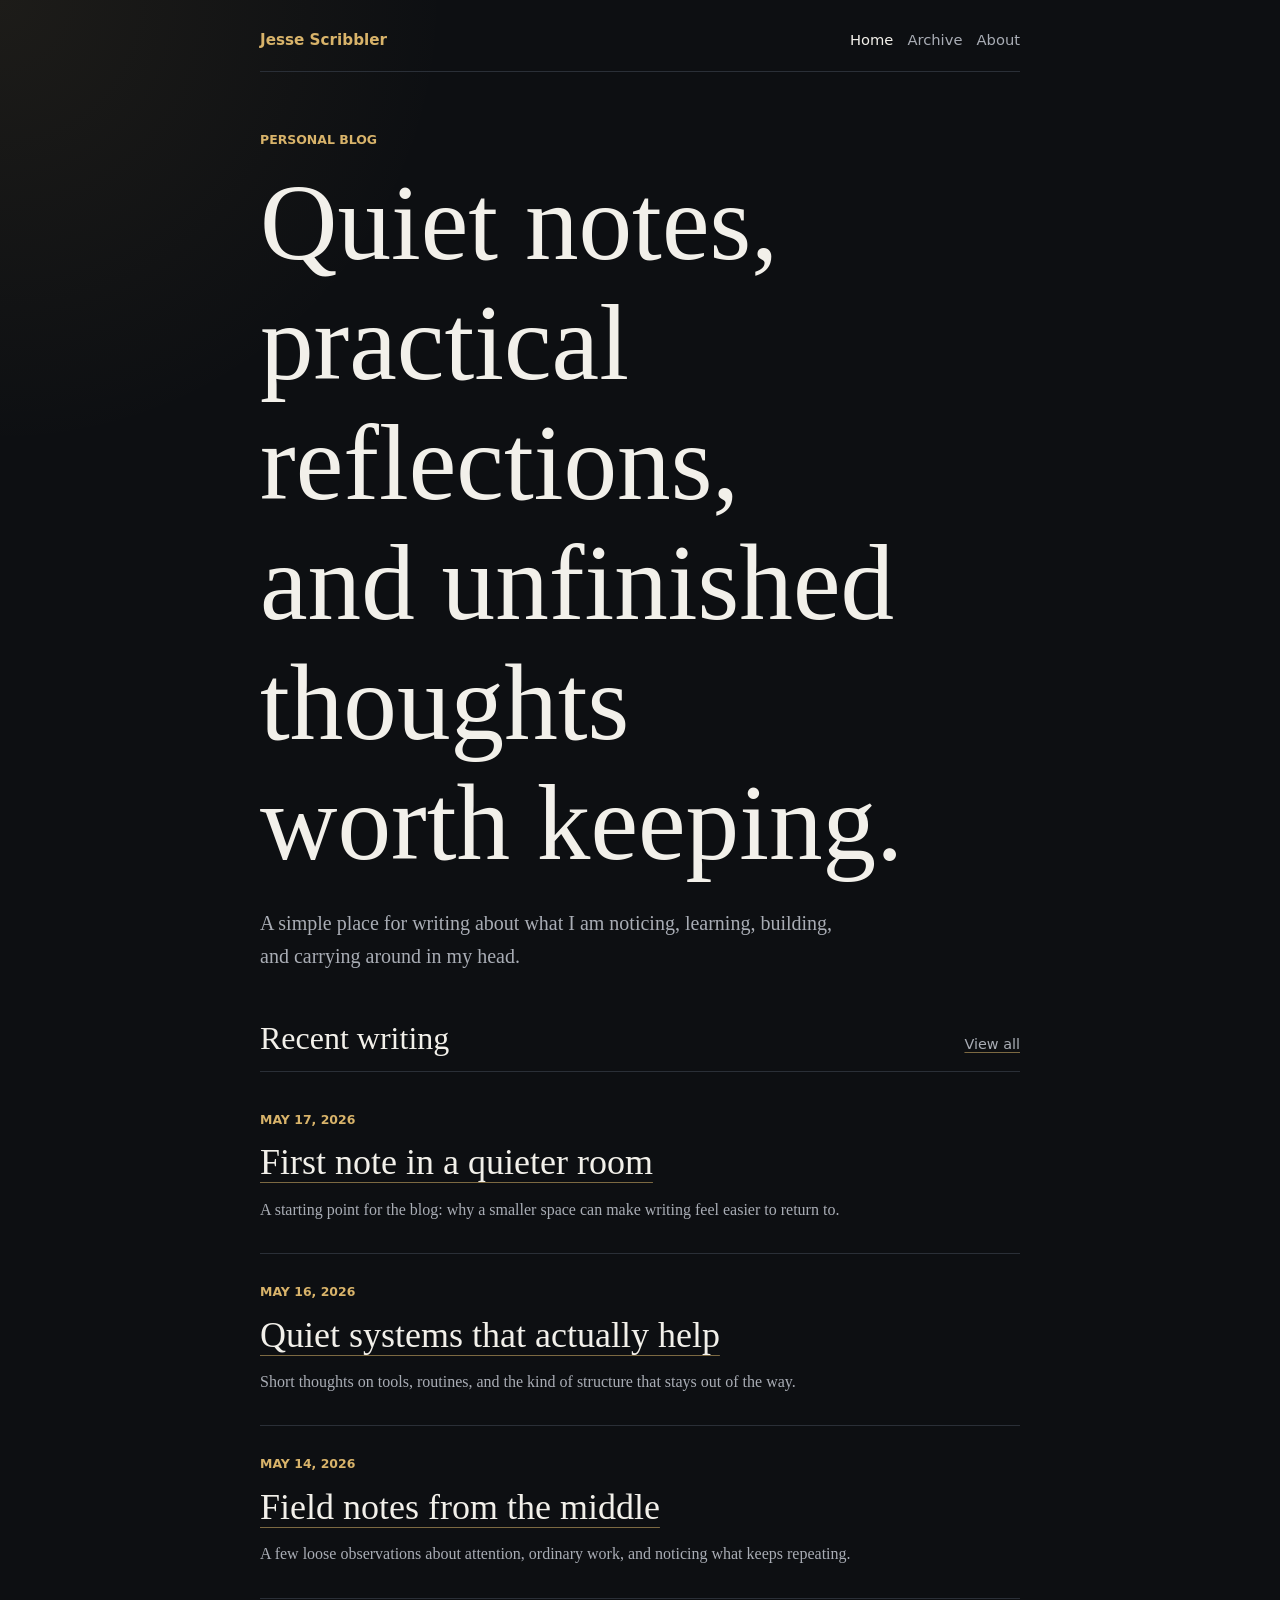
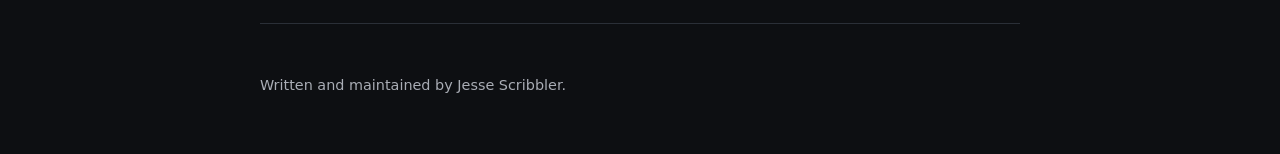
<file: index.html>
<!doctype html>
<html lang="en">
  <head>
    <meta charset="utf-8">
    <meta name="viewport" content="width=device-width, initial-scale=1">
    <meta name="description" content="A minimal personal blog for essays, notes, and field observations.">
    <title>Jesse Scribbler | Personal Blog</title>
    <link rel="stylesheet" href="styles.css">
  </head>
  <body>
    <header class="site-header">
      <a class="brand" href="index.html" aria-label="Home">Jesse Scribbler</a>
      <nav class="site-nav" aria-label="Primary navigation">
        <a aria-current="page" href="index.html">Home</a>
        <a href="archive.html">Archive</a>
        <a href="about.html">About</a>
      </nav>
    </header>

    <main>
      <section class="intro">
        <p class="eyebrow">Personal blog</p>
        <h1>Quiet notes, practical reflections, and unfinished thoughts worth keeping.</h1>
        <p class="lede">A simple place for writing about what I am noticing, learning, building, and carrying around in my head.</p>
      </section>

      <section class="post-list" aria-labelledby="recent-posts">
        <div class="section-heading">
          <h2 id="recent-posts">Recent writing</h2>
          <a href="archive.html">View all</a>
        </div>

        <article class="post-preview">
          <p class="post-meta">May 17, 2026</p>
          <h3><a href="posts/first-note.html">First note in a quieter room</a></h3>
          <p>A starting point for the blog: why a smaller space can make writing feel easier to return to.</p>
        </article>

        <article class="post-preview">
          <p class="post-meta">May 16, 2026</p>
          <h3><a href="posts/quiet-systems.html">Quiet systems that actually help</a></h3>
          <p>Short thoughts on tools, routines, and the kind of structure that stays out of the way.</p>
        </article>

        <article class="post-preview">
          <p class="post-meta">May 14, 2026</p>
          <h3><a href="posts/field-notes.html">Field notes from the middle</a></h3>
          <p>A few loose observations about attention, ordinary work, and noticing what keeps repeating.</p>
        </article>
      </section>
    </main>

    <footer class="site-footer">
      <p>Written and maintained by Jesse Scribbler.</p>
    </footer>
  </body>
</html>
</file>
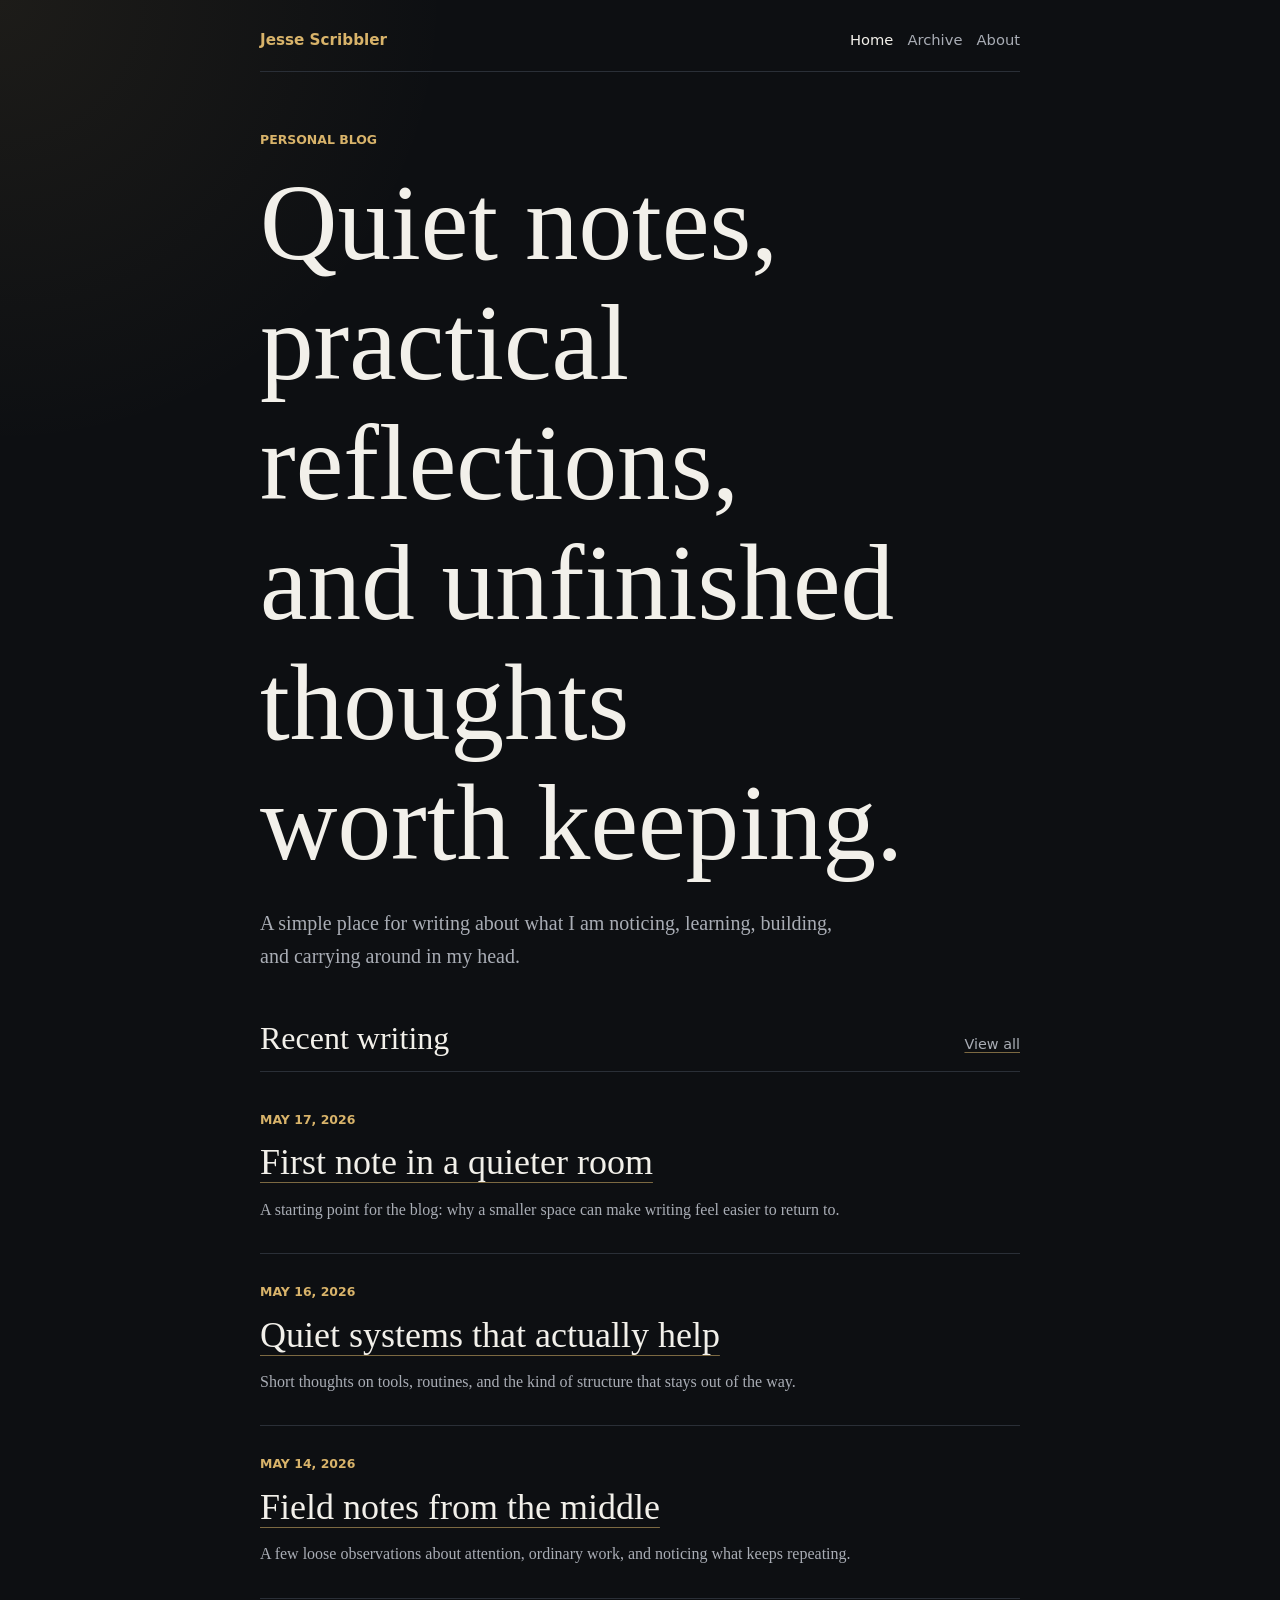
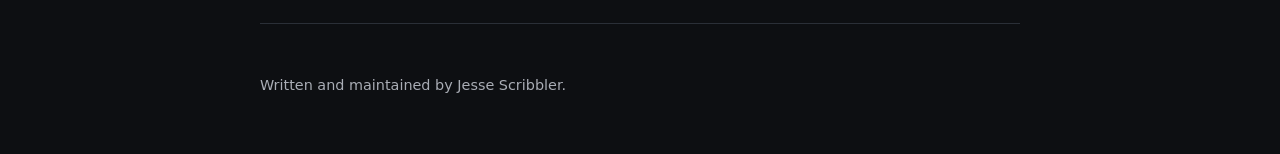
<file: home/index.html>
<!doctype html>
<html lang="en">
  <head>
    <meta charset="utf-8">
    <meta name="viewport" content="width=device-width, initial-scale=1">
    <meta http-equiv="refresh" content="0; url=../index.html">
    <title>Home | Jesse Scribbler</title>
    <link rel="canonical" href="../index.html">
    <link rel="stylesheet" href="../styles.css">
  </head>
  <body>
    <main class="redirect-note">
      <p><a href="../index.html">Continue to the home page</a></p>
    </main>
  </body>
</html>
</file>
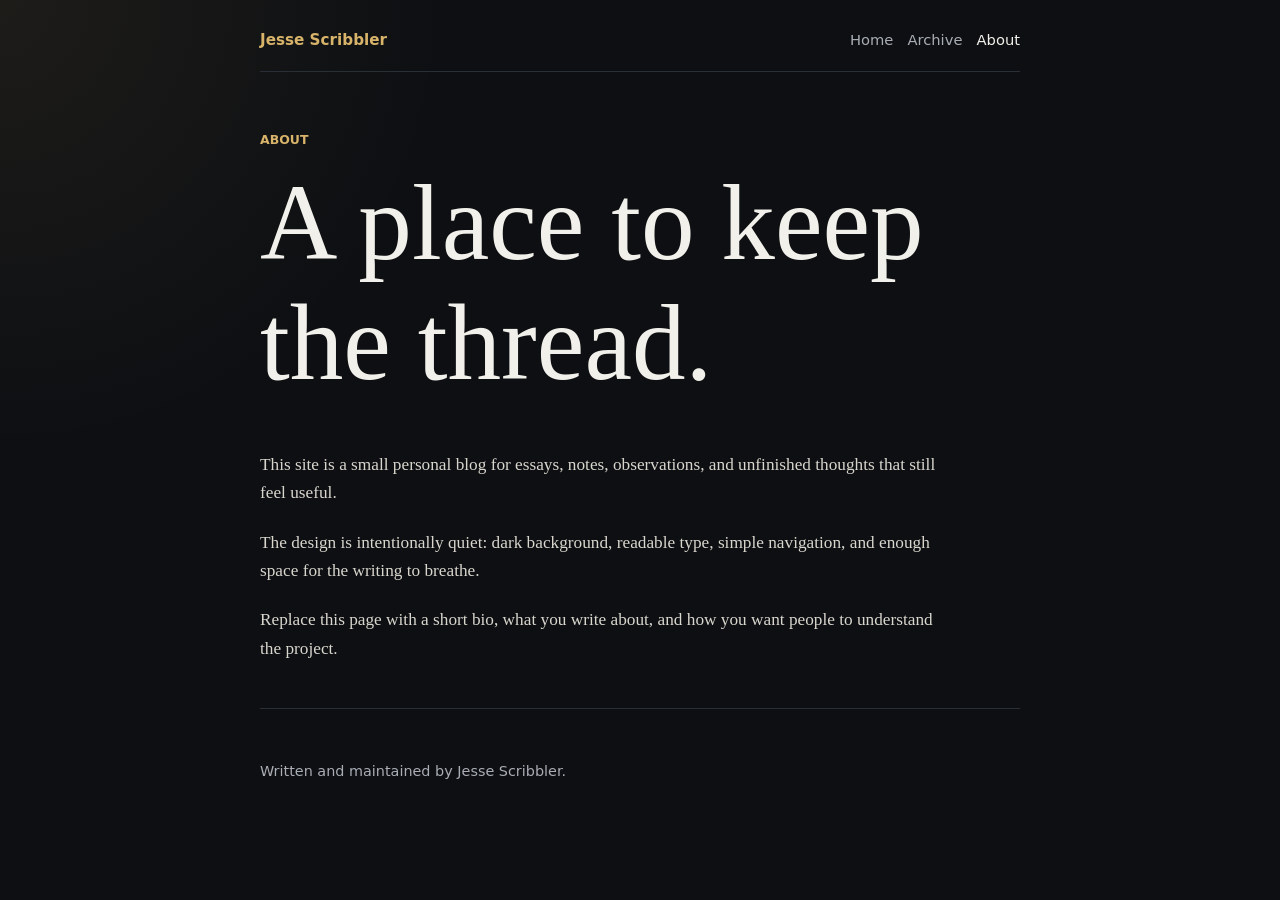
<file: about.html>
<!doctype html>
<html lang="en">
  <head>
    <meta charset="utf-8">
    <meta name="viewport" content="width=device-width, initial-scale=1">
    <meta name="description" content="About this personal writing site.">
    <title>About | Jesse Scribbler</title>
    <link rel="stylesheet" href="styles.css">
  </head>
  <body>
    <header class="site-header">
      <a class="brand" href="index.html" aria-label="Home">Jesse Scribbler</a>
      <nav class="site-nav" aria-label="Primary navigation">
        <a href="index.html">Home</a>
        <a href="archive.html">Archive</a>
        <a aria-current="page" href="about.html">About</a>
      </nav>
    </header>

    <main>
      <section class="intro">
        <p class="eyebrow">About</p>
        <h1 class="page-title">A place to keep the thread.</h1>
      </section>

      <section class="page-copy">
        <p>This site is a small personal blog for essays, notes, observations, and unfinished thoughts that still feel useful.</p>
        <p>The design is intentionally quiet: dark background, readable type, simple navigation, and enough space for the writing to breathe.</p>
        <p>Replace this page with a short bio, what you write about, and how you want people to understand the project.</p>
      </section>
    </main>

    <footer class="site-footer">
      <p>Written and maintained by Jesse Scribbler.</p>
    </footer>
  </body>
</html>
</file>
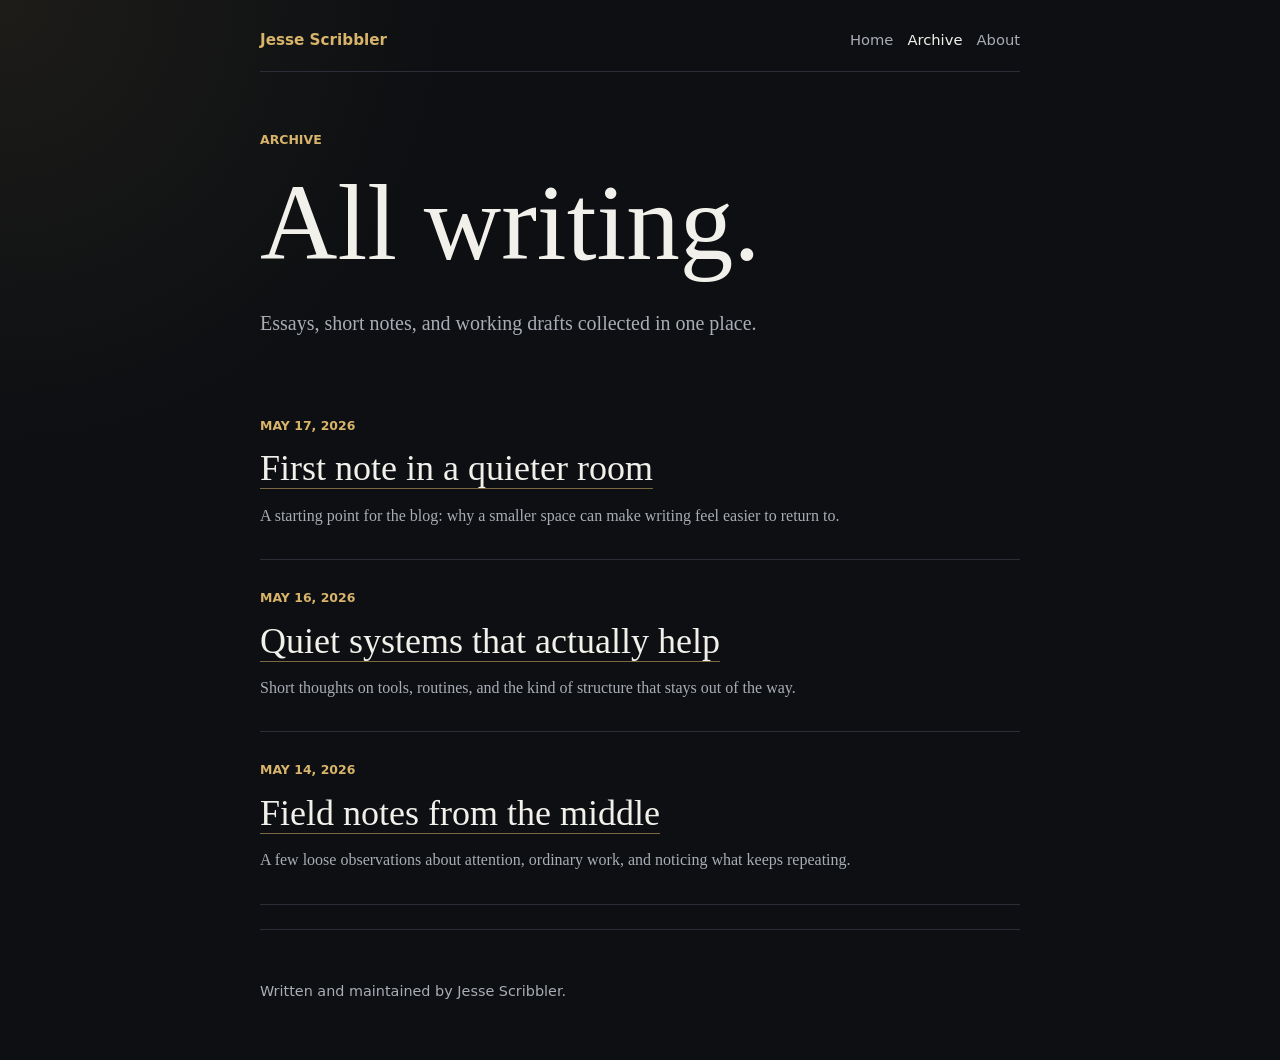
<file: archive.html>
<!doctype html>
<html lang="en">
  <head>
    <meta charset="utf-8">
    <meta name="viewport" content="width=device-width, initial-scale=1">
    <meta name="description" content="All writing from the personal blog of Jesse Scribbler.">
    <title>Archive | Jesse Scribbler</title>
    <link rel="stylesheet" href="styles.css">
  </head>
  <body>
    <header class="site-header">
      <a class="brand" href="index.html" aria-label="Home">Jesse Scribbler</a>
      <nav class="site-nav" aria-label="Primary navigation">
        <a href="index.html">Home</a>
        <a aria-current="page" href="archive.html">Archive</a>
        <a href="about.html">About</a>
      </nav>
    </header>

    <main>
      <section class="intro">
        <p class="eyebrow">Archive</p>
        <h1 class="page-title">All writing.</h1>
        <p class="lede">Essays, short notes, and working drafts collected in one place.</p>
      </section>

      <section class="post-list" aria-label="All posts">
        <article class="post-preview">
          <p class="post-meta">May 17, 2026</p>
          <h3><a href="posts/first-note.html">First note in a quieter room</a></h3>
          <p>A starting point for the blog: why a smaller space can make writing feel easier to return to.</p>
        </article>

        <article class="post-preview">
          <p class="post-meta">May 16, 2026</p>
          <h3><a href="posts/quiet-systems.html">Quiet systems that actually help</a></h3>
          <p>Short thoughts on tools, routines, and the kind of structure that stays out of the way.</p>
        </article>

        <article class="post-preview">
          <p class="post-meta">May 14, 2026</p>
          <h3><a href="posts/field-notes.html">Field notes from the middle</a></h3>
          <p>A few loose observations about attention, ordinary work, and noticing what keeps repeating.</p>
        </article>
      </section>
    </main>

    <footer class="site-footer">
      <p>Written and maintained by Jesse Scribbler.</p>
    </footer>
  </body>
</html>
</file>
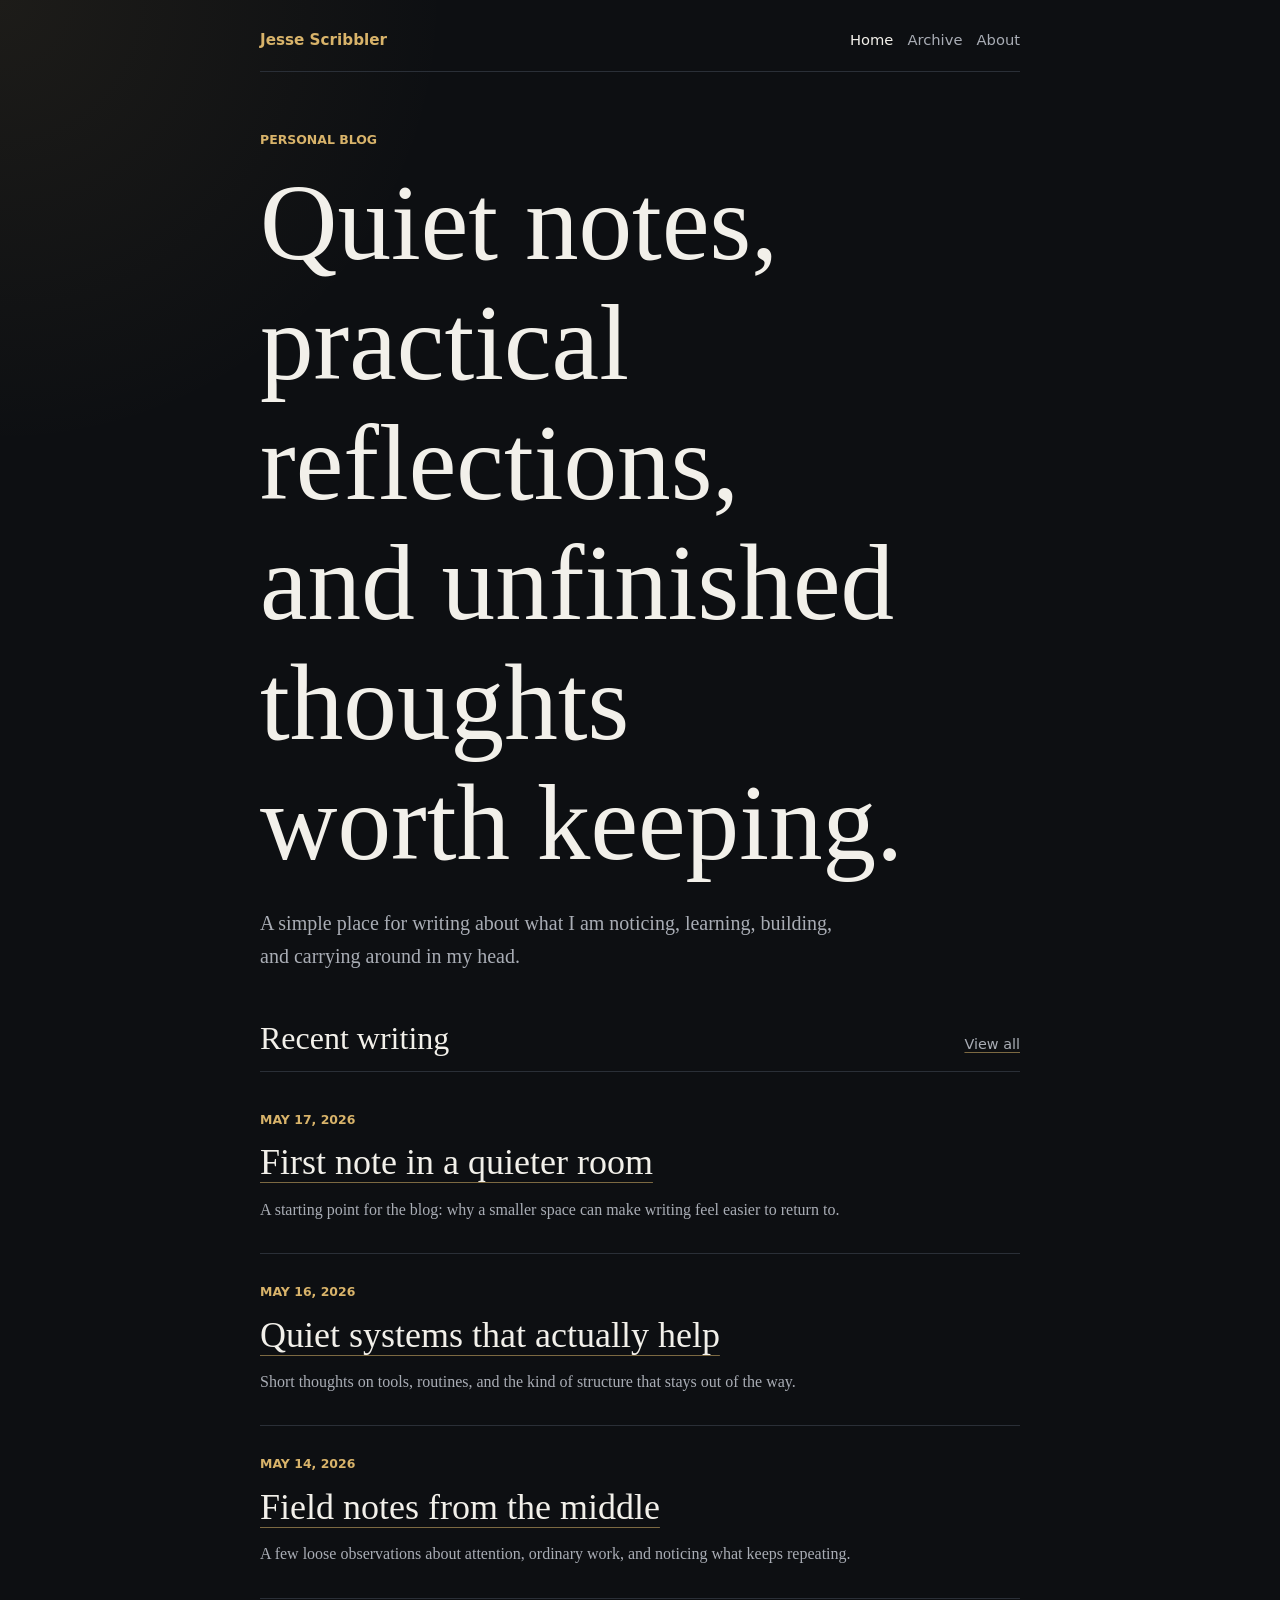
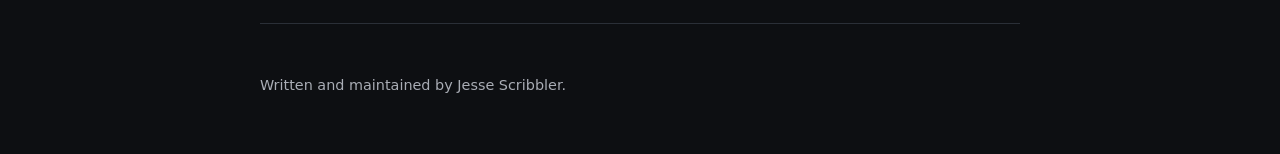
<file: home.html>
<!doctype html>
<html lang="en">
  <head>
    <meta charset="utf-8">
    <meta name="viewport" content="width=device-width, initial-scale=1">
    <meta http-equiv="refresh" content="0; url=index.html">
    <title>Home | Jesse Scribbler</title>
    <link rel="canonical" href="index.html">
    <link rel="stylesheet" href="styles.css">
  </head>
  <body>
    <main class="redirect-note">
      <p><a href="index.html">Continue to the home page</a></p>
    </main>
  </body>
</html>
</file>
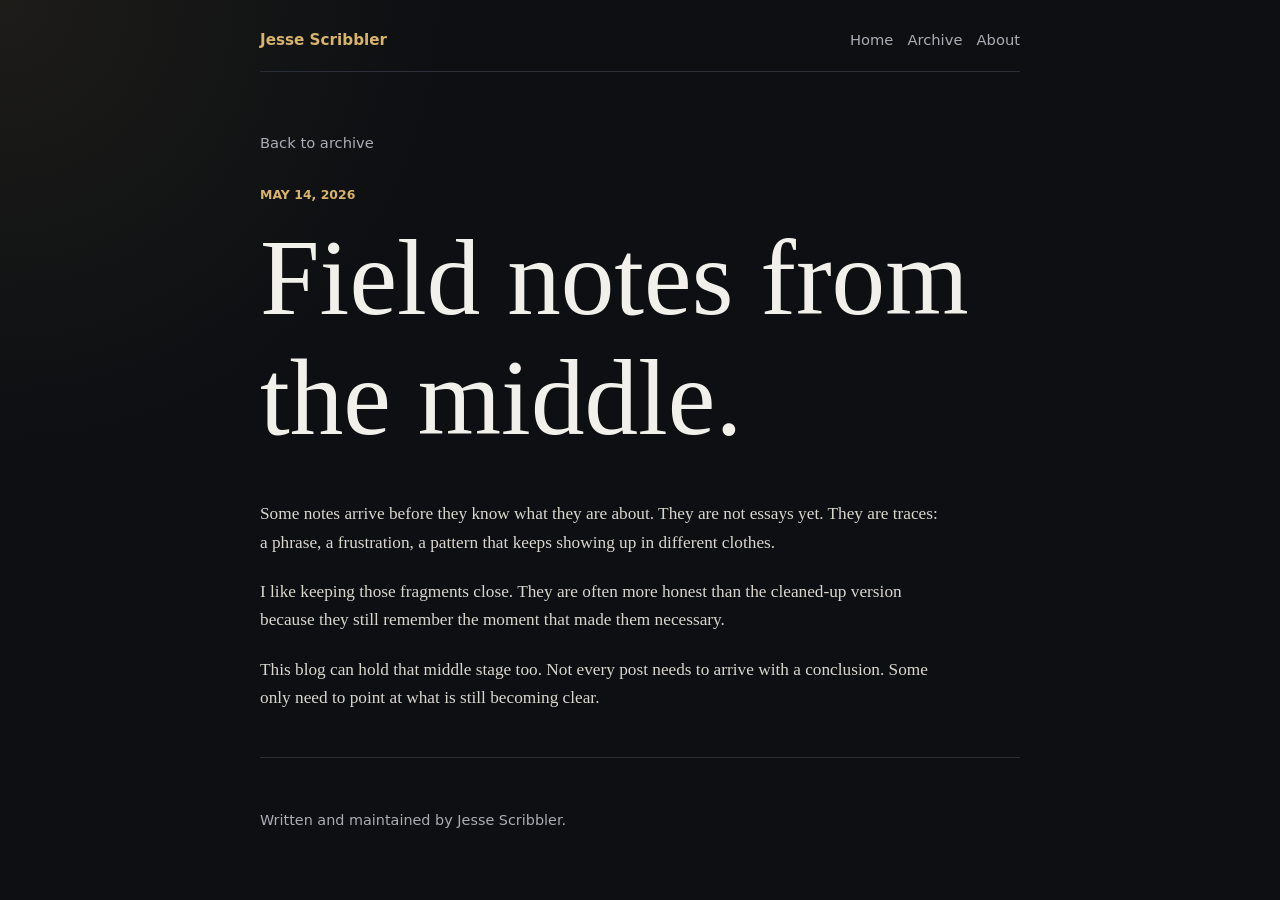
<file: posts/field-notes.html>
<!doctype html>
<html lang="en">
  <head>
    <meta charset="utf-8">
    <meta name="viewport" content="width=device-width, initial-scale=1">
    <meta name="description" content="A sample field-notes style post for the personal blog.">
    <title>Field notes from the middle | Jesse Scribbler</title>
    <link rel="stylesheet" href="../styles.css">
  </head>
  <body>
    <header class="site-header">
      <a class="brand" href="../index.html" aria-label="Home">Jesse Scribbler</a>
      <nav class="site-nav" aria-label="Primary navigation">
        <a href="../index.html">Home</a>
        <a href="../archive.html">Archive</a>
        <a href="../about.html">About</a>
      </nav>
    </header>

    <main>
      <a class="back-link" href="../archive.html">Back to archive</a>
      <article>
        <p class="kicker">May 14, 2026</p>
        <h1 class="post-title">Field notes from the middle.</h1>

        <div class="post-body">
          <p>Some notes arrive before they know what they are about. They are not essays yet. They are traces: a phrase, a frustration, a pattern that keeps showing up in different clothes.</p>
          <p>I like keeping those fragments close. They are often more honest than the cleaned-up version because they still remember the moment that made them necessary.</p>
          <p>This blog can hold that middle stage too. Not every post needs to arrive with a conclusion. Some only need to point at what is still becoming clear.</p>
        </div>
      </article>
    </main>

    <footer class="site-footer">
      <p>Written and maintained by Jesse Scribbler.</p>
    </footer>
  </body>
</html>
</file>
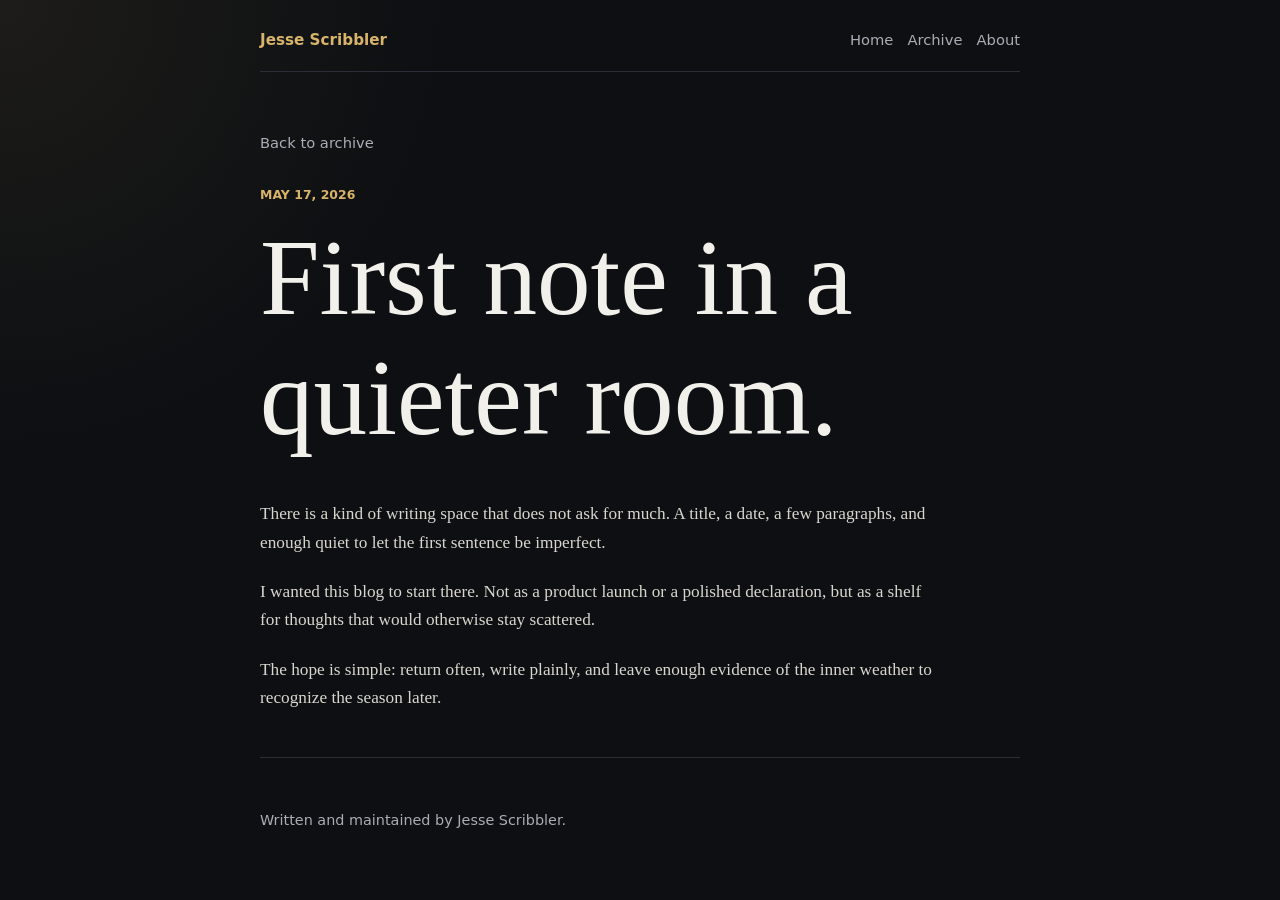
<file: posts/first-note.html>
<!doctype html>
<html lang="en">
  <head>
    <meta charset="utf-8">
    <meta name="viewport" content="width=device-width, initial-scale=1">
    <meta name="description" content="A first sample post for the personal blog.">
    <title>First note in a quieter room | Jesse Scribbler</title>
    <link rel="stylesheet" href="../styles.css">
  </head>
  <body>
    <header class="site-header">
      <a class="brand" href="../index.html" aria-label="Home">Jesse Scribbler</a>
      <nav class="site-nav" aria-label="Primary navigation">
        <a href="../index.html">Home</a>
        <a href="../archive.html">Archive</a>
        <a href="../about.html">About</a>
      </nav>
    </header>

    <main>
      <a class="back-link" href="../archive.html">Back to archive</a>
      <article>
        <p class="kicker">May 17, 2026</p>
        <h1 class="post-title">First note in a quieter room.</h1>

        <div class="post-body">
          <p>There is a kind of writing space that does not ask for much. A title, a date, a few paragraphs, and enough quiet to let the first sentence be imperfect.</p>
          <p>I wanted this blog to start there. Not as a product launch or a polished declaration, but as a shelf for thoughts that would otherwise stay scattered.</p>
          <p>The hope is simple: return often, write plainly, and leave enough evidence of the inner weather to recognize the season later.</p>
        </div>
      </article>
    </main>

    <footer class="site-footer">
      <p>Written and maintained by Jesse Scribbler.</p>
    </footer>
  </body>
</html>
</file>
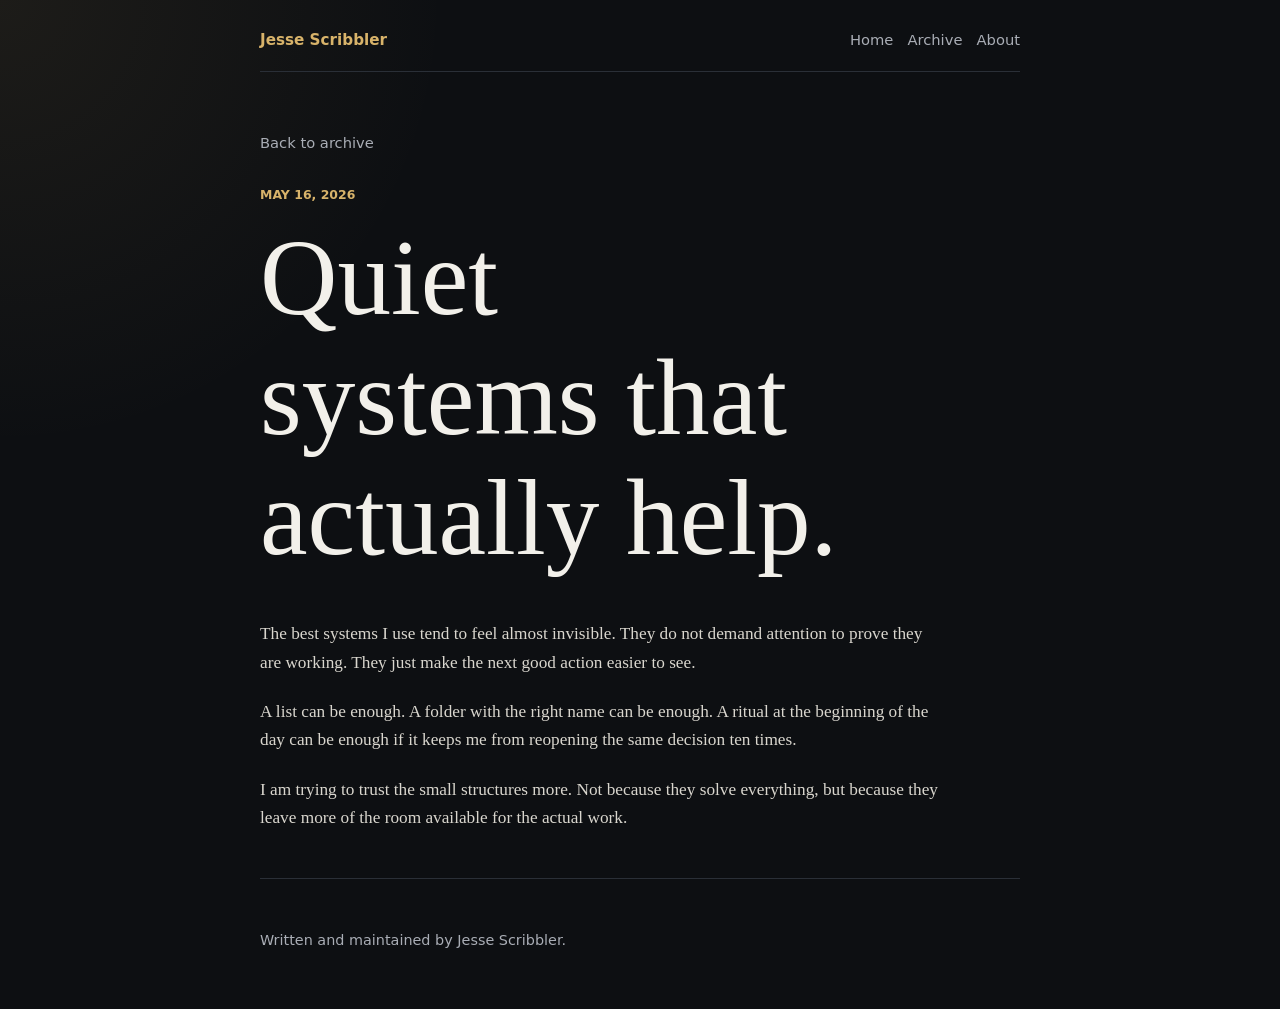
<file: posts/quiet-systems.html>
<!doctype html>
<html lang="en">
  <head>
    <meta charset="utf-8">
    <meta name="viewport" content="width=device-width, initial-scale=1">
    <meta name="description" content="A sample post about quiet systems and personal tools.">
    <title>Quiet systems that actually help | Jesse Scribbler</title>
    <link rel="stylesheet" href="../styles.css">
  </head>
  <body>
    <header class="site-header">
      <a class="brand" href="../index.html" aria-label="Home">Jesse Scribbler</a>
      <nav class="site-nav" aria-label="Primary navigation">
        <a href="../index.html">Home</a>
        <a href="../archive.html">Archive</a>
        <a href="../about.html">About</a>
      </nav>
    </header>

    <main>
      <a class="back-link" href="../archive.html">Back to archive</a>
      <article>
        <p class="kicker">May 16, 2026</p>
        <h1 class="post-title">Quiet systems that actually help.</h1>

        <div class="post-body">
          <p>The best systems I use tend to feel almost invisible. They do not demand attention to prove they are working. They just make the next good action easier to see.</p>
          <p>A list can be enough. A folder with the right name can be enough. A ritual at the beginning of the day can be enough if it keeps me from reopening the same decision ten times.</p>
          <p>I am trying to trust the small structures more. Not because they solve everything, but because they leave more of the room available for the actual work.</p>
        </div>
      </article>
    </main>

    <footer class="site-footer">
      <p>Written and maintained by Jesse Scribbler.</p>
    </footer>
  </body>
</html>
</file>
<file: styles.css>
:root {
  color-scheme: dark;
  --bg: #0d0f12;
  --panel-soft: #111418;
  --text: #f2f0ea;
  --muted: #a9adb5;
  --line: #2a2f37;
  --accent: #d8b36a;
  --max: 760px;
}

* {
  box-sizing: border-box;
}

html {
  min-height: 100%;
}

body {
  min-height: 100%;
  margin: 0;
  background:
    radial-gradient(circle at top left, rgba(216, 179, 106, 0.08), transparent 28rem),
    var(--bg);
  color: var(--text);
  font-family: ui-serif, Georgia, Cambria, "Times New Roman", Times, serif;
  line-height: 1.65;
}

a {
  color: inherit;
  text-decoration-color: rgba(216, 179, 106, 0.55);
  text-underline-offset: 0.22em;
}

a:hover {
  color: var(--accent);
}

.site-header,
main,
.site-footer {
  width: min(var(--max), calc(100% - 40px));
  margin-inline: auto;
}

.site-header {
  display: flex;
  align-items: center;
  justify-content: space-between;
  gap: 20px;
  padding: 28px 0 18px;
  border-bottom: 1px solid var(--line);
}

.brand {
  display: inline-block;
  color: var(--accent);
  font-family: ui-sans-serif, system-ui, -apple-system, BlinkMacSystemFont, "Segoe UI", sans-serif;
  font-size: 0.95rem;
  font-weight: 700;
  letter-spacing: 0;
  text-decoration: none;
}

.site-nav {
  display: flex;
  flex-wrap: wrap;
  justify-content: flex-end;
  gap: 14px;
  color: var(--muted);
  font-family: ui-sans-serif, system-ui, -apple-system, BlinkMacSystemFont, "Segoe UI", sans-serif;
  font-size: 0.92rem;
}

.site-nav a {
  text-decoration: none;
}

.site-nav a[aria-current="page"],
.site-nav a:hover {
  color: var(--text);
}

main {
  padding: 58px 0 24px;
}

.intro {
  padding-bottom: 48px;
}

.eyebrow,
.post-meta,
.kicker {
  margin: 0 0 12px;
  color: var(--accent);
  font-family: ui-sans-serif, system-ui, -apple-system, BlinkMacSystemFont, "Segoe UI", sans-serif;
  font-size: 0.78rem;
  font-weight: 700;
  letter-spacing: 0;
  text-transform: uppercase;
}

h1,
h2,
h3 {
  margin: 0;
  line-height: 1.12;
  text-wrap: balance;
}

h1 {
  max-width: 12ch;
  font-size: clamp(3rem, 11vw, 6.7rem);
  font-weight: 500;
}

.page-title {
  max-width: 13ch;
}

.post-title {
  max-width: 14ch;
}

h2 {
  font-size: clamp(1.5rem, 3vw, 2rem);
  font-weight: 500;
}

h3 {
  font-size: clamp(1.45rem, 3.5vw, 2.25rem);
  font-weight: 500;
}

.lede {
  max-width: 590px;
  margin: 24px 0 0;
  color: var(--muted);
  font-size: clamp(1.05rem, 2vw, 1.25rem);
}

.section-heading {
  display: flex;
  align-items: baseline;
  justify-content: space-between;
  gap: 20px;
  margin-bottom: 10px;
  padding-bottom: 14px;
  border-bottom: 1px solid var(--line);
}

.section-heading a {
  color: var(--muted);
  font-family: ui-sans-serif, system-ui, -apple-system, BlinkMacSystemFont, "Segoe UI", sans-serif;
  font-size: 0.9rem;
}

.post-list {
  display: grid;
}

.post-preview {
  padding: 28px 0 30px;
  border-bottom: 1px solid var(--line);
}

.post-preview h3 a {
  text-decoration-thickness: 1px;
}

.post-preview p:last-child {
  max-width: 610px;
  margin: 14px 0 0;
  color: var(--muted);
}

.page-copy,
.post-body {
  max-width: 680px;
}

.page-copy p,
.post-body p {
  margin: 0 0 1.3rem;
  color: #d9d6ce;
  font-size: 1.08rem;
}

.post-body {
  margin-top: 42px;
}

.post-body h2 {
  margin: 2.2rem 0 1rem;
}

.back-link {
  display: inline-block;
  margin-bottom: 30px;
  color: var(--muted);
  font-family: ui-sans-serif, system-ui, -apple-system, BlinkMacSystemFont, "Segoe UI", sans-serif;
  font-size: 0.92rem;
  text-decoration: none;
}

.site-footer {
  padding: 36px 0 42px;
  border-top: 1px solid var(--line);
  color: var(--muted);
  font-family: ui-sans-serif, system-ui, -apple-system, BlinkMacSystemFont, "Segoe UI", sans-serif;
  font-size: 0.9rem;
}

.redirect-note {
  min-height: 50vh;
  display: grid;
  place-items: center;
}

@media (max-width: 560px) {
  .site-header {
    align-items: flex-start;
  }

  .site-nav {
    gap: 10px 12px;
  }

  main {
    padding-top: 42px;
  }

  h1 {
    font-size: clamp(2.6rem, 16vw, 4.8rem);
  }
}
</file>
